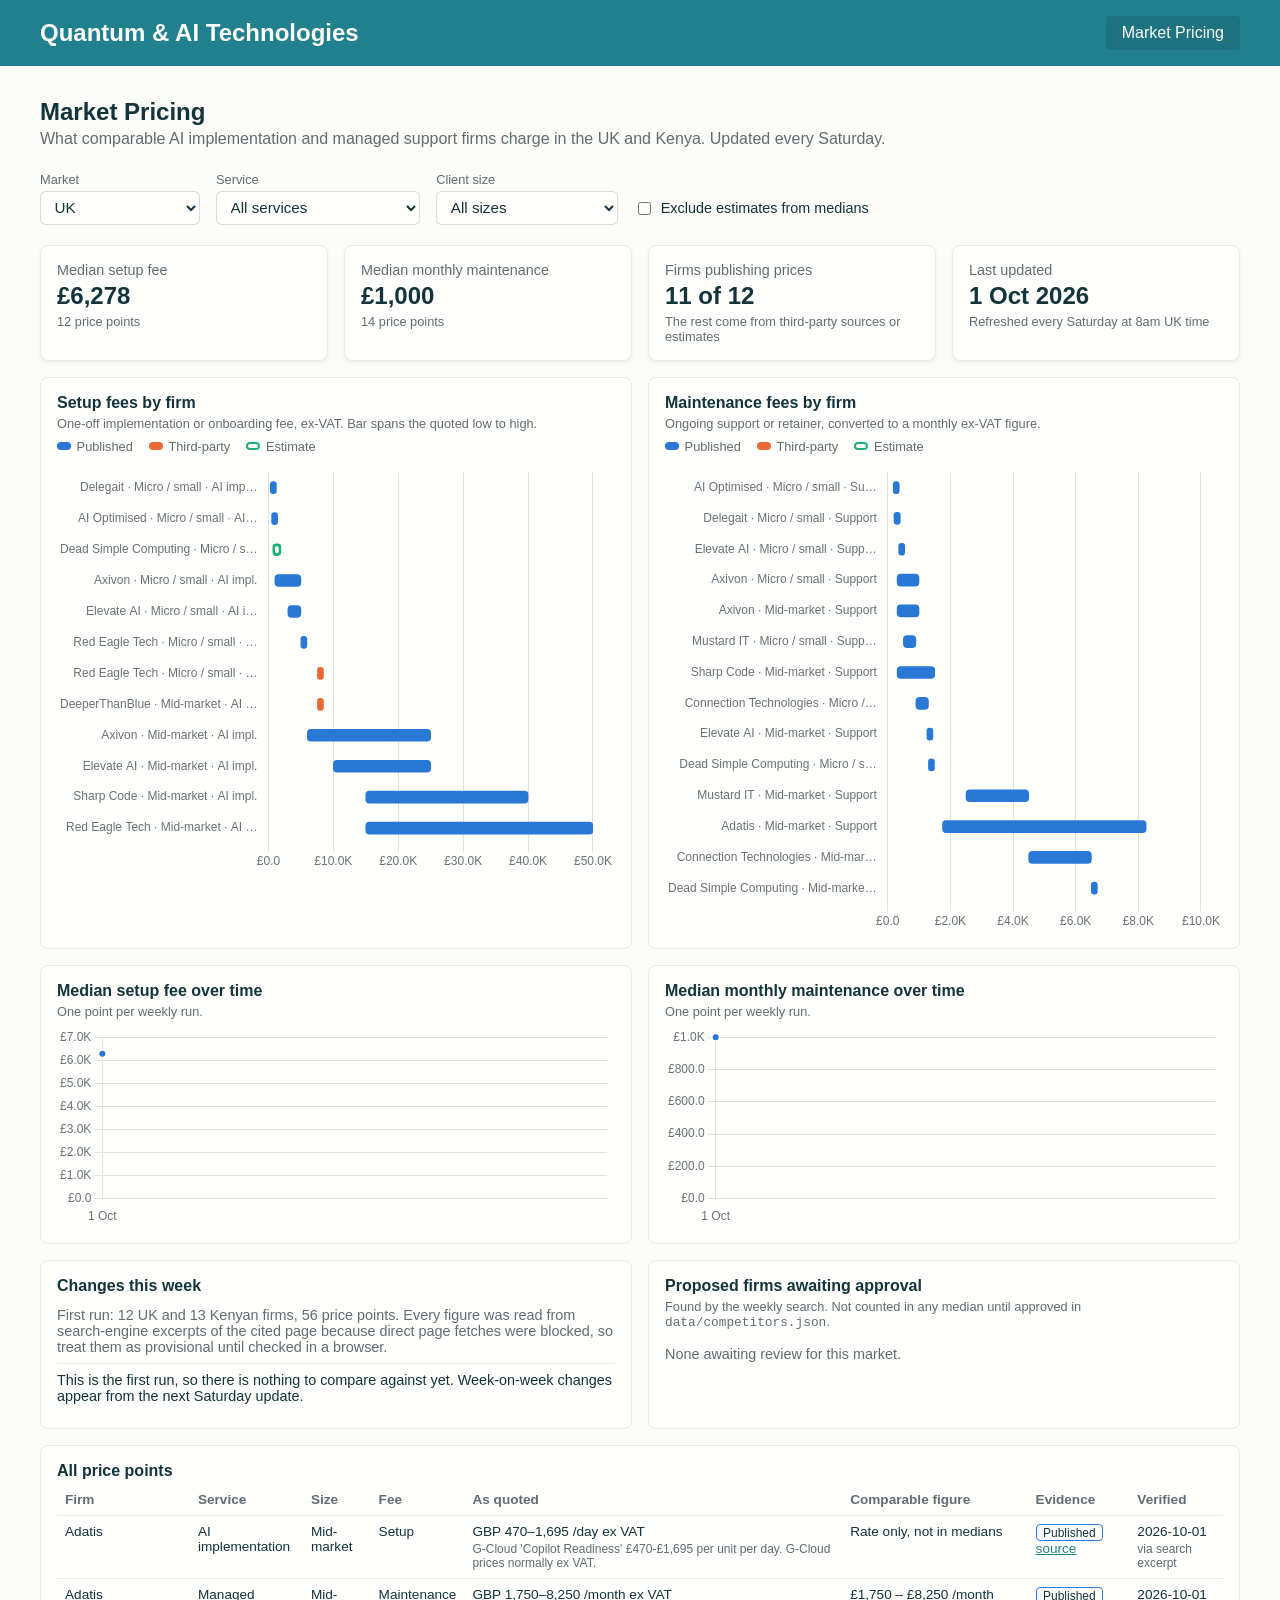
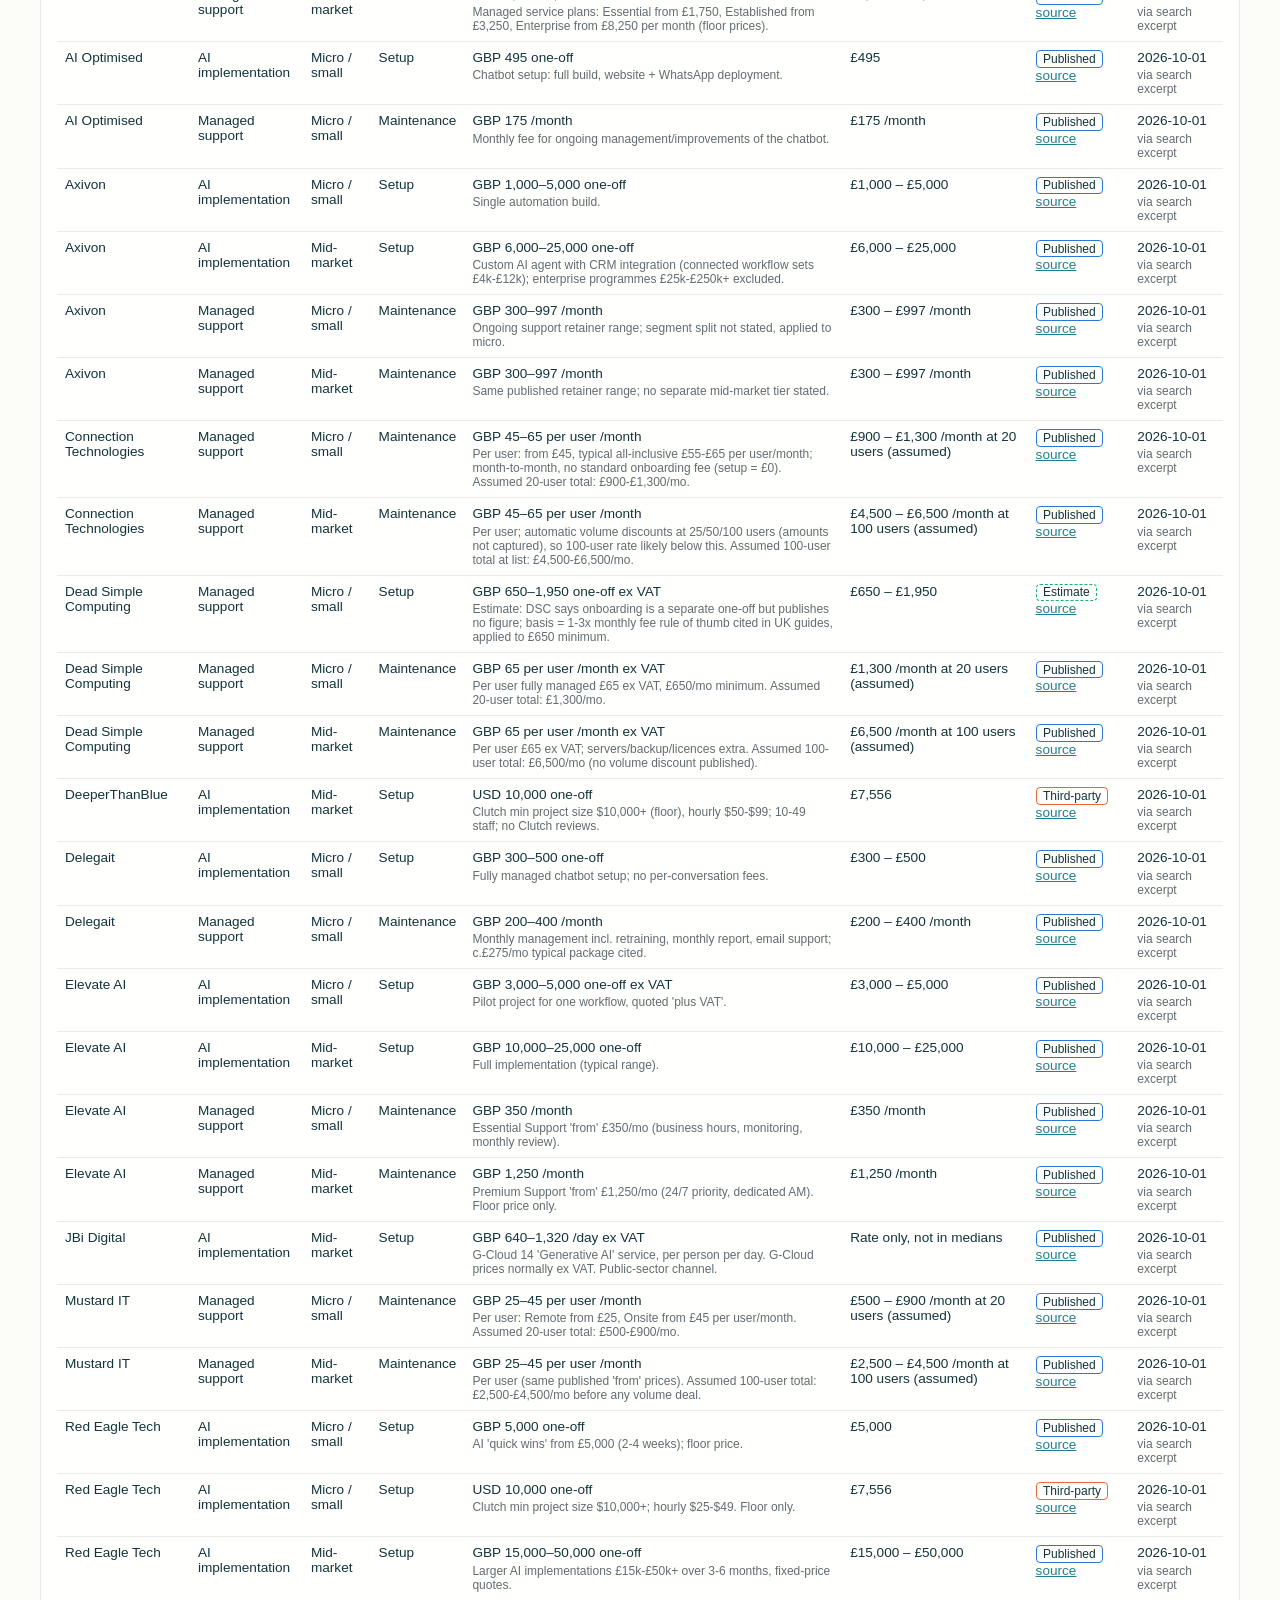
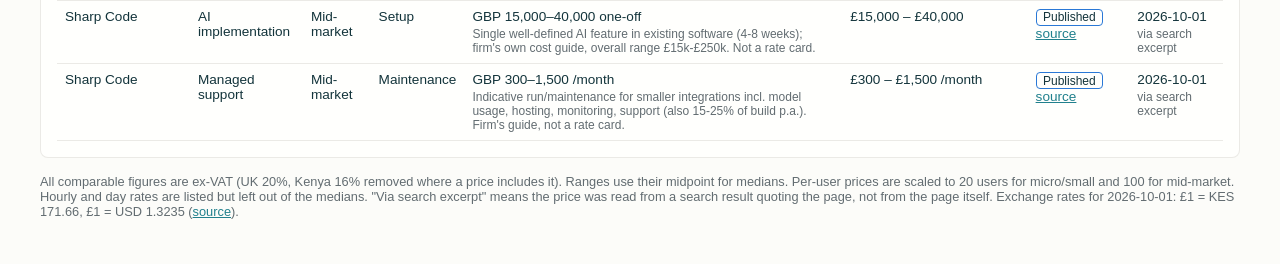
<file: index.html>
<!DOCTYPE html>
<html lang="en">
<head>
    <meta charset="UTF-8" />
    <meta name="viewport" content="width=device-width, initial-scale=1" />
    <title>Quantum & AI Technologies - Market Pricing</title>
    <link rel="stylesheet" href="style.css" />
</head>
<body>
    <!-- Navigation Header -->
    <header class="app-header">
        <div class="container">
            <div class="nav-container">
                <div class="logo"><h2>Quantum & AI Technologies</h2></div>
                <nav class="main-nav">
                    <button class="nav-btn active" data-section="market-pricing">Market Pricing</button>
                </nav>
            </div>
        </div>
    </header>

    <!-- Main Content Area -->
    <main class="main-content">
        <!-- Market Pricing Section -->
        <section id="market-pricing" class="section active">
            <div class="container">
                <div class="section-header">
                    <h1>Market Pricing</h1>
                    <p>What comparable AI implementation and managed support firms charge in the UK and Kenya. Updated every Saturday.</p>
                </div>

                <div class="mp-filters" role="group" aria-label="Filters">
                    <label>Market
                        <select id="mp-market">
                            <option value="UK">UK</option>
                            <option value="KE">Kenya</option>
                        </select>
                    </label>
                    <label>Service
                        <select id="mp-service">
                            <option value="all">All services</option>
                            <option value="ai_implementation">AI implementation</option>
                            <option value="managed_support">Managed IT / AI support</option>
                        </select>
                    </label>
                    <label>Client size
                        <select id="mp-segment">
                            <option value="all">All sizes</option>
                            <option value="micro">Micro / small (1–49)</option>
                            <option value="mid">Mid-market (50–249)</option>
                        </select>
                    </label>
                    <label class="mp-check">
                        <input type="checkbox" id="mp-exclude-estimates" />
                        Exclude estimates from medians
                    </label>
                </div>

                <div id="mp-status" class="mp-status" role="status">Loading pricing data…</div>

                <div class="metrics-grid" id="mp-kpis"></div>

                <div class="mp-grid">
                    <figure class="mp-card">
                        <figcaption>
                            <h3>Setup fees by firm</h3>
                            <p>One-off implementation or onboarding fee, ex-VAT. Bar spans the quoted low to high.</p>
                        </figcaption>
                        <div class="mp-legend" aria-hidden="true"></div>
                        <div class="mp-chart" id="mp-setup-wrap"><canvas id="mp-setup-chart" aria-label="Setup fee ranges by firm"></canvas></div>
                    </figure>
                    <figure class="mp-card">
                        <figcaption>
                            <h3>Maintenance fees by firm</h3>
                            <p>Ongoing support or retainer, converted to a monthly ex-VAT figure.</p>
                        </figcaption>
                        <div class="mp-legend" aria-hidden="true"></div>
                        <div class="mp-chart" id="mp-maint-wrap"><canvas id="mp-maint-chart" aria-label="Monthly maintenance fee ranges by firm"></canvas></div>
                    </figure>
                </div>

                <div class="mp-grid">
                    <figure class="mp-card">
                        <figcaption>
                            <h3>Median setup fee over time</h3>
                            <p>One point per weekly run.</p>
                        </figcaption>
                        <div class="mp-chart mp-chart-short"><canvas id="mp-trend-setup" aria-label="Median setup fee by week"></canvas></div>
                    </figure>
                    <figure class="mp-card">
                        <figcaption>
                            <h3>Median monthly maintenance over time</h3>
                            <p>One point per weekly run.</p>
                        </figcaption>
                        <div class="mp-chart mp-chart-short"><canvas id="mp-trend-maint" aria-label="Median monthly maintenance by week"></canvas></div>
                    </figure>
                </div>

                <div class="mp-grid">
                    <section class="mp-card" aria-labelledby="mp-changes-h">
                        <h3 id="mp-changes-h">Changes this week</h3>
                        <ul id="mp-changes" class="mp-list"></ul>
                    </section>
                    <section class="mp-card" aria-labelledby="mp-proposed-h">
                        <h3 id="mp-proposed-h">Proposed firms awaiting approval</h3>
                        <p class="mp-note">Found by the weekly search. Not counted in any median until approved in <code>data/competitors.json</code>.</p>
                        <ul id="mp-proposed" class="mp-list"></ul>
                    </section>
                </div>

                <section class="mp-card" aria-labelledby="mp-table-h">
                    <h3 id="mp-table-h">All price points</h3>
                    <div class="mp-table-wrap">
                        <table class="mp-table">
                            <thead>
                                <tr>
                                    <th scope="col">Firm</th>
                                    <th scope="col">Service</th>
                                    <th scope="col">Size</th>
                                    <th scope="col">Fee</th>
                                    <th scope="col">As quoted</th>
                                    <th scope="col">Comparable figure</th>
                                    <th scope="col">Evidence</th>
                                    <th scope="col">Verified</th>
                                </tr>
                            </thead>
                            <tbody id="mp-table-body"></tbody>
                        </table>
                    </div>
                </section>

                <p class="mp-footnote" id="mp-footnote"></p>
            </div>
        </section>

    </main>

    <script src="vendor/chart-4.4.1.umd.js"></script>
    <script src="market-pricing.js"></script>
    <script src="app.js"></script>
</body>
</html>
</file>
<file: style.css>
:root {
  --color-background: rgba(252, 252, 249, 1);
  --color-surface: rgba(255, 255, 253, 1);
  --color-text: rgba(19, 52, 59, 1);
  --color-text-secondary: rgba(98, 108, 113, 1);
  --color-primary: rgba(33, 128, 141, 1);
  --color-primary-hover: rgba(29, 116, 128, 1);
  --color-primary-active: rgba(26, 104, 115, 1);
  --color-secondary: rgba(94, 82, 64, 0.12);
  --color-secondary-hover: rgba(94, 82, 64, 0.2);
  --color-secondary-active: rgba(94, 82, 64, 0.25);
  --color-border: rgba(94, 82, 64, 0.2);
  --color-btn-primary-text: rgba(252, 252, 249, 1);
  --color-card-border: rgba(94, 82, 64, 0.12);
  --color-error: rgba(192, 21, 47, 1);
  --color-success: rgba(33, 128, 141, 1);
}

body {
  font-family: 'Inter', sans-serif;
  background-color: var(--color-background);
  color: var(--color-text);
  margin: 0;
  padding: 0;
}

/* Navigation header styles */
.app-header {
  background-color: var(--color-primary);
  color: var(--color-btn-primary-text);
  padding: 1rem;
}

.logo h2 {
  margin: 0;
}

.main-nav {
  display: flex;
  gap: 1rem;
}

.nav-btn {
  background: none;
  border: none;
  color: var(--color-btn-primary-text);
  cursor: pointer;
  padding: 0.5rem 1rem;
  font-size: 1rem;
  border-radius: 4px;
}

.nav-btn.active,
.nav-btn:hover {
  background-color: var(--color-primary-hover);
}

/* Main content styles */
.main-content {
  padding: 2rem;
}

/* Metrics cards */
.metrics-grid {
  display: flex;
  gap: 1rem;
  flex-wrap: wrap;
}

.metric-card {
  background-color: var(--color-surface);
  border: 1px solid var(--color-card-border);
  border-radius: 8px;
  padding: 1rem;
  flex: 1 1 200px;
  box-shadow: 0 2px 5px rgba(0, 0, 0, 0.05);
}

.metric-value {
  font-size: 2rem;
  font-weight: 600;
}

.metric-change {
  font-size: 0.875rem;
}

.metric-change.positive {
  color: var(--color-success);
}
/* Dark mode: follows the OS unless a light theme is forced */
@media (prefers-color-scheme: dark) {
  :root:not([data-theme="light"]) {
    --color-background: rgba(19, 22, 23, 1);
    --color-surface: rgba(31, 36, 38, 1);
    --color-text: rgba(236, 240, 240, 1);
    --color-text-secondary: rgba(176, 186, 189, 1);
    --color-primary: rgba(26, 104, 115, 1);
    --color-primary-hover: rgba(33, 128, 141, 1);
    --color-border: rgba(255, 255, 255, 0.14);
    --color-card-border: rgba(255, 255, 255, 0.10);
    --color-success: rgba(50, 184, 198, 1);
  }
}
:root[data-theme="dark"] {
  --color-background: rgba(19, 22, 23, 1);
  --color-surface: rgba(31, 36, 38, 1);
  --color-text: rgba(236, 240, 240, 1);
  --color-text-secondary: rgba(176, 186, 189, 1);
  --color-primary: rgba(26, 104, 115, 1);
  --color-primary-hover: rgba(33, 128, 141, 1);
  --color-border: rgba(255, 255, 255, 0.14);
  --color-card-border: rgba(255, 255, 255, 0.10);
  --color-success: rgba(50, 184, 198, 1);
}

/* Sections: only the active tab is shown */
.section {
  display: none;
}

.section.active {
  display: block;
}

.container {
  max-width: 1200px;
  margin: 0 auto;
}

.nav-container {
  display: flex;
  flex-wrap: wrap;
  align-items: center;
  justify-content: space-between;
  gap: 0.75rem;
}

.main-nav {
  flex-wrap: wrap;
}

.section-header h1 {
  margin: 0 0 0.25rem;
}

.section-header p {
  margin: 0 0 1.5rem;
  color: var(--color-text-secondary);
}

@media (max-width: 640px) {
  .main-content {
    padding: 1rem;
  }

  .main-nav {
    gap: 0.25rem;
    overflow-x: auto;
    flex-wrap: nowrap;
    max-width: 100%;
  }

  .nav-btn {
    padding: 0.4rem 0.6rem;
    font-size: 0.9rem;
    white-space: nowrap;
  }
}

/* ---- Market Pricing tab ---------------------------------------------- */

#market-pricing {
  --mp-ev-published: #2a78d6;
  --mp-ev-third-party: #eb6834;
  --mp-ev-estimate: #1baf7a;
  --mp-ink-muted: #6b7275;
  --mp-grid: #e1e0d9;
  --mp-up: #b3261e;
  --mp-down: #006300;
  --mp-warn-bg: rgba(250, 178, 25, 0.18);
}

@media (prefers-color-scheme: dark) {
  :root:not([data-theme="light"]) #market-pricing {
    --mp-ev-published: #3987e5;
    --mp-ev-third-party: #d95926;
    --mp-ev-estimate: #199e70;
    --mp-ink-muted: #a3abae;
    --mp-grid: #2f3638;
    --mp-up: #f2827e;
    --mp-down: #0ca30c;
    --mp-warn-bg: rgba(250, 178, 25, 0.22);
  }
}
:root[data-theme="dark"] #market-pricing {
  --mp-ev-published: #3987e5;
  --mp-ev-third-party: #d95926;
  --mp-ev-estimate: #199e70;
  --mp-ink-muted: #a3abae;
  --mp-grid: #2f3638;
  --mp-up: #f2827e;
  --mp-down: #0ca30c;
  --mp-warn-bg: rgba(250, 178, 25, 0.22);
}

.mp-filters {
  display: flex;
  flex-wrap: wrap;
  align-items: flex-end;
  gap: 0.75rem 1rem;
  margin-bottom: 1.25rem;
}

.mp-filters label {
  display: flex;
  flex-direction: column;
  gap: 0.25rem;
  font-size: 0.8rem;
  color: var(--color-text-secondary);
}

.mp-filters select {
  font: inherit;
  font-size: 0.95rem;
  color: var(--color-text);
  background: var(--color-surface);
  border: 1px solid var(--color-border);
  border-radius: 6px;
  padding: 0.4rem 0.6rem;
  min-width: 10rem;
}

.mp-filters .mp-check {
  flex-direction: row;
  align-items: center;
  gap: 0.4rem;
  font-size: 0.9rem;
  color: var(--color-text);
  padding-bottom: 0.45rem;
}

.mp-status {
  margin-bottom: 1rem;
  color: var(--color-text-secondary);
}

.mp-kpi-value {
  font-size: 1.5rem;
  margin: 0.25rem 0;
  overflow-wrap: anywhere;
}

.mp-kpi-sub {
  font-size: 0.8rem;
  color: var(--color-text-secondary);
}

.metric-card h3 {
  margin: 0;
  font-size: 0.9rem;
  font-weight: 500;
  color: var(--color-text-secondary);
}

.mp-grid {
  display: grid;
  grid-template-columns: repeat(auto-fit, minmax(min(100%, 460px), 1fr));
  gap: 1rem;
  margin-top: 1rem;
}

.mp-card {
  margin: 0;
  min-width: 0;
  background: var(--color-surface);
  border: 1px solid var(--color-card-border);
  border-radius: 8px;
  padding: 1rem;
}

section.mp-card {
  margin-top: 1rem;
}

.mp-grid > section.mp-card {
  margin-top: 0;
}

.mp-card h3 {
  margin: 0 0 0.25rem;
  font-size: 1rem;
}

.mp-card figcaption p,
.mp-note {
  margin: 0 0 0.5rem;
  font-size: 0.8rem;
  color: var(--color-text-secondary);
}

.mp-chart {
  position: relative;
  height: 240px;
}

.mp-chart-short {
  height: 200px;
}

.mp-empty {
  color: var(--color-text-secondary);
  font-size: 0.9rem;
}

.mp-legend {
  display: flex;
  flex-wrap: wrap;
  gap: 0.25rem 1rem;
  font-size: 0.8rem;
  color: var(--color-text-secondary);
  margin-bottom: 0.5rem;
}

.mp-legend-item {
  display: inline-flex;
  align-items: center;
  gap: 0.35rem;
}

.mp-swatch {
  width: 14px;
  height: 8px;
  border-radius: 4px;
}

.mp-swatch-published { background: var(--mp-ev-published); }
.mp-swatch-third-party { background: var(--mp-ev-third-party); }
.mp-swatch-estimate { border: 2px solid var(--mp-ev-estimate); box-sizing: border-box; }

.mp-list {
  list-style: none;
  margin: 0;
  padding: 0;
  font-size: 0.9rem;
}

.mp-list li {
  padding: 0.5rem 0;
  border-top: 1px solid var(--color-card-border);
}

.mp-list li:first-child {
  border-top: none;
}

.mp-summary {
  color: var(--color-text-secondary);
}

.mp-tag {
  display: inline-block;
  font-size: 0.75rem;
  font-weight: 600;
  padding: 0.05rem 0.4rem;
  border-radius: 4px;
  border: 1px solid var(--color-border);
  margin-right: 0.25rem;
}

.mp-tag-up { color: var(--mp-up); }
.mp-tag-down { color: var(--mp-down); }
.mp-tag-warn { background: var(--mp-warn-bg); border-color: transparent; }

.mp-table-wrap {
  overflow-x: auto;
}

.mp-table {
  width: 100%;
  border-collapse: collapse;
  font-size: 0.85rem;
}

.mp-table th,
.mp-table td {
  text-align: left;
  padding: 0.5rem;
  border-bottom: 1px solid var(--color-card-border);
  vertical-align: top;
}

.mp-table th {
  font-weight: 600;
  color: var(--color-text-secondary);
  white-space: nowrap;
}

.mp-num {
  font-variant-numeric: tabular-nums;
}

.mp-nowrap {
  white-space: nowrap;
}

.mp-badge {
  display: inline-block;
  font-size: 0.75rem;
  padding: 0.05rem 0.4rem;
  border-radius: 4px;
  white-space: nowrap;
}

.mp-badge-published { border: 1px solid var(--mp-ev-published); }
.mp-badge-third-party { border: 1px solid var(--mp-ev-third-party); }
.mp-badge-estimate { border: 1px dashed var(--mp-ev-estimate); }

.mp-muted { color: var(--color-text-secondary); }
.mp-small { font-size: 0.75rem; margin-top: 0.2rem; }

.mp-footnote {
  font-size: 0.8rem;
  color: var(--color-text-secondary);
  margin-top: 1rem;
}

#market-pricing a {
  color: var(--color-success);
}
</file>
